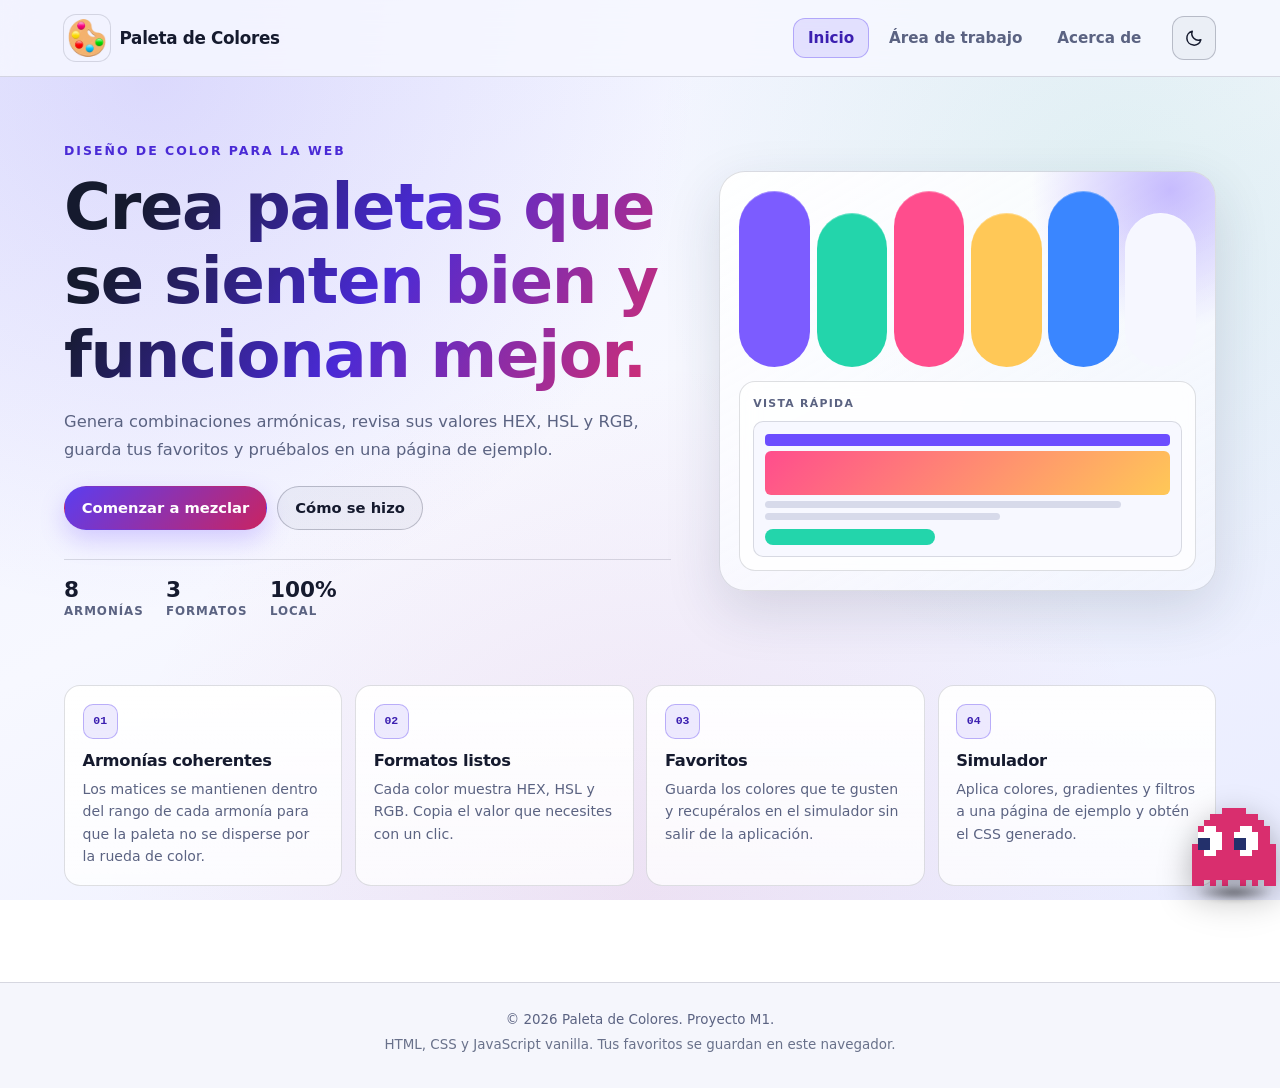
<file: index.html>
<!DOCTYPE html>
<html lang="es">
<head>
    <meta charset="UTF-8">
    <meta name="viewport" content="width=device-width, initial-scale=1">
    <meta name="description" content="Generador de paletas de colores, armonías y simulador de estilos para páginas web.">
    <meta name="theme-color" content="#080b16">
    <title>Paleta de Colores</title>
    <script>
        (function () {
            try {
                var stored = localStorage.getItem("tema");
                var theme = stored === "light" || stored === "dark"
                    ? stored
                    : (window.matchMedia && window.matchMedia("(prefers-color-scheme: light)").matches ? "light" : "dark");
                document.documentElement.setAttribute("data-theme", theme);
                var meta = document.querySelector('meta[name="theme-color"]');
                if (meta) {
                    meta.setAttribute("content", theme === "light" ? "#f7f8ff" : "#080b16");
                }
            } catch (error) {
                document.documentElement.setAttribute("data-theme", "dark");
            }
        })();
    </script>
    <link rel="icon" type="image/png" href="imagen/favicon.png">
    <link rel="stylesheet" href="css/app.css">
</head>
<body>
    <a class="skip-link" href="#app">Saltar al contenido</a>

    <header class="site-header">
        <div class="header-inner">
            <a class="brand" href="#/inicio" aria-label="Paleta de Colores, ir al inicio">
                <img src="imagen/paleta-color.png" alt="" width="48" height="48">
                <span class="brand-text">Paleta de Colores</span>
            </a>

            <nav class="main-nav" id="mainNav" aria-label="Navegación principal">
                <a href="#/inicio" data-nav="inicio">Inicio</a>
                <a href="#/espacio" data-nav="espacio">Área de trabajo</a>
                <a href="#/acerca" data-nav="acerca">Acerca de</a>
            </nav>

            <div class="header-tools">
                <button class="theme-toggle" id="themeToggle" type="button" aria-label="Cambiar tema" title="Cambiar tema">
                    <svg class="theme-icon theme-icon-sun" viewBox="0 0 24 24" aria-hidden="true">
                        <circle cx="12" cy="12" r="4"></circle>
                        <path d="M12 2v2M12 20v2M4.93 4.93l1.42 1.42M17.66 17.66l1.41 1.41M2 12h2M20 12h2M4.93 19.07l1.42-1.42M17.66 6.34l1.41-1.41"></path>
                    </svg>
                    <svg class="theme-icon theme-icon-moon" viewBox="0 0 24 24" aria-hidden="true">
                        <path d="M20.2 14.1A8 8 0 0 1 9.9 3.8 8.5 8.5 0 1 0 20.2 14.1Z"></path>
                    </svg>
                </button>

                <button class="menu-toggle" id="menuToggle" type="button" aria-expanded="false" aria-controls="mainNav" aria-label="Abrir menú">
                    <span></span>
                    <span></span>
                    <span></span>
                </button>
            </div>
        </div>
    </header>

    <main class="app-main" id="app" tabindex="-1"></main>

    <footer class="site-footer">
        <p>&copy; 2026 Paleta de Colores. Proyecto M1.</p>
        <p class="footer-note">HTML, CSS y JavaScript vanilla. Tus favoritos se guardan en este navegador.</p>
    </footer>

    <div class="ghost-mascot">
        <div class="ghost-bubble" id="feedback" role="status" aria-live="polite"></div>
        <div id="ghost" aria-hidden="true">
            <div id="ghost-scale">
                <div id="red">
                    <div id="pupil"></div>
                    <div id="pupil1"></div>
                    <div id="eye"></div>
                    <div id="eye1"></div>
                    <div id="top0"></div>
                    <div id="top1"></div>
                    <div id="top2"></div>
                    <div id="top3"></div>
                    <div id="top4"></div>
                    <div id="st0"></div>
                    <div id="st1"></div>
                    <div id="st2"></div>
                    <div id="st3"></div>
                    <div id="st4"></div>
                    <div id="st5"></div>
                    <div id="an1"></div>
                    <div id="an2"></div>
                    <div id="an3"></div>
                    <div id="an4"></div>
                    <div id="an5"></div>
                    <div id="an6"></div>
                    <div id="an7"></div>
                    <div id="an8"></div>
                    <div id="an9"></div>
                    <div id="an10"></div>
                    <div id="an11"></div>
                    <div id="an12"></div>
                    <div id="an13"></div>
                    <div id="an14"></div>
                    <div id="an15"></div>
                    <div id="an16"></div>
                    <div id="an17"></div>
                    <div id="an18"></div>
                </div>
                <div id="shadow"></div>
            </div>
        </div>
    </div>

    <template id="tpl-inicio">
        <section class="view view-inicio">
            <div class="hero">
                <div class="hero-copy">
                    <p class="eyebrow">Diseño de color para la web</p>
                    <h1>Crea paletas que se sienten bien y funcionan mejor.</h1>
                    <p class="hero-lead">
                        Genera combinaciones armónicas, revisa sus valores HEX, HSL y RGB,
                        guarda tus favoritos y pruébalos en una página de ejemplo.
                    </p>
                    <div class="hero-actions">
                        <a class="btn btn-primary" href="#/espacio">Comenzar a mezclar</a>
                        <a class="btn btn-ghost" href="#/acerca">Cómo se hizo</a>
                    </div>
                    <ul class="hero-stats" aria-label="Características principales">
                        <li><strong>8</strong><span>armonías</span></li>
                        <li><strong>3</strong><span>formatos</span></li>
                        <li><strong>100%</strong><span>local</span></li>
                    </ul>
                </div>

                <div class="hero-panel" aria-hidden="true">
                    <div class="swatch-stack">
                        <span style="--swatch:#7c5cff"></span>
                        <span style="--swatch:#23d5ab"></span>
                        <span style="--swatch:#ff4d8d"></span>
                        <span style="--swatch:#ffc857"></span>
                        <span style="--swatch:#3a86ff"></span>
                        <span style="--swatch:#f6f7ff"></span>
                    </div>
                    <div class="hero-card">
                        <span class="mini-label">Vista rápida</span>
                        <div class="mini-window">
                            <span class="mini-nav"></span>
                            <span class="mini-hero"></span>
                            <span class="mini-line"></span>
                            <span class="mini-line short"></span>
                            <span class="mini-button"></span>
                        </div>
                    </div>
                </div>
            </div>

            <div class="feature-grid">
                <article class="feature-card">
                    <span class="feature-badge">01</span>
                    <h2>Armonías coherentes</h2>
                    <p>Los matices se mantienen dentro del rango de cada armonía para que la paleta no se disperse por la rueda de color.</p>
                </article>
                <article class="feature-card">
                    <span class="feature-badge">02</span>
                    <h2>Formatos listos</h2>
                    <p>Cada color muestra HEX, HSL y RGB. Copia el valor que necesites con un clic.</p>
                </article>
                <article class="feature-card">
                    <span class="feature-badge">03</span>
                    <h2>Favoritos</h2>
                    <p>Guarda los colores que te gusten y recupéralos en el simulador sin salir de la aplicación.</p>
                </article>
                <article class="feature-card">
                    <span class="feature-badge">04</span>
                    <h2>Simulador</h2>
                    <p>Aplica colores, gradientes y filtros a una página de ejemplo y obtén el CSS generado.</p>
                </article>
            </div>
        </section>
    </template>

    <template id="tpl-espacio">
        <section class="view view-espacio">
            <header class="view-header">
                <p class="eyebrow">Espacio creativo</p>
                <h1>Área de trabajo</h1>
                <p>Mezcla colores, guarda tus favoritos y compruébalos en el simulador.</p>
            </header>

            <div class="tabs" role="tablist" aria-label="Herramientas del área de trabajo">
                <button class="tab is-active" id="tabPaleta" type="button" role="tab" aria-selected="true" aria-controls="panelPaleta" data-tab="paleta">Paleta</button>
                <button class="tab" id="tabSimulador" type="button" role="tab" aria-selected="false" aria-controls="panelSimulador" data-tab="simulador">Simulador</button>
            </div>

            <section class="tab-panel is-active" id="panelPaleta" role="tabpanel" aria-labelledby="tabPaleta" data-panel="paleta">
                <div class="panel palette-panel">
                    <div class="palette-controls">
                        <div class="field">
                            <label for="selectorTamaño">Tamaño</label>
                            <select id="selectorTamaño">
                                <option value="6">6 colores</option>
                                <option value="8">8 colores</option>
                                <option value="9">9 colores</option>
                            </select>
                        </div>
                        <div class="field">
                            <label for="selectorFormato">Formato</label>
                            <select id="selectorFormato">
                                <option value="hex">HEX</option>
                                <option value="hsl">HSL</option>
                                <option value="rgb">RGB</option>
                            </select>
                        </div>
                        <div class="field">
                            <label for="selectorArmonia">Armonía</label>
                            <select id="selectorArmonia">
                                <option value="aleatorio">Aleatorio</option>
                                <option value="complementario">Complementario</option>
                                <option value="complementario-dividido">Complementario dividido</option>
                                <option value="analogo">Análogo</option>
                                <option value="triadico">Triádico</option>
                                <option value="tetradico">Tetrádico</option>
                                <option value="cuadrado">Cuadrado</option>
                                <option value="monocromatico">Monocromático</option>
                            </select>
                        </div>
                    </div>

                    <p class="hint" id="harmonyHint">Matiz base aleatorio con una ventana limitada para que la paleta no se disperse.</p>

                    <div class="palette-actions">
                        <button class="btn btn-primary" id="botonGenerar" type="button">Generar paleta</button>
                        <button class="btn btn-secondary" id="botonGuardar" type="button">Guardar seleccionados</button>
                        <button class="btn btn-ghost" id="botonVerFavoritos" type="button">Favoritos</button>
                    </div>

                    <div class="results-head">
                        <h2 id="paletteTitle">Colores generados</h2>
                        <span class="badge" id="paletteCount">6 colores</span>
                    </div>

                    <div class="palette-grid" id="gridColores" aria-label="Paleta de colores generada"></div>
                </div>
            </section>

            <section class="tab-panel" id="panelSimulador" role="tabpanel" aria-labelledby="tabSimulador" data-panel="simulador" hidden>
                <div class="panel simulator-toolbar">
                    <div class="simulator-controls">
                        <div class="field">
                            <label for="tipoGeneracion">Tipo</label>
                            <select id="tipoGeneracion">
                                <option value="solid">Color sólido</option>
                                <option value="gradiente">Gradiente</option>
                                <option value="combinado">Combinado</option>
                            </select>
                        </div>
                        <div class="field" id="grupoGradiente" hidden>
                            <label for="tipoGradiente">Dirección</label>
                            <select id="tipoGradiente">
                                <option value="to right">Horizontal</option>
                                <option value="to bottom">Vertical</option>
                                <option value="to bottom right">Diagonal</option>
                                <option value="radial">Radial</option>
                            </select>
                        </div>
                        <div class="field">
                            <label for="seccionSeleccion">Sección</label>
                            <select id="seccionSeleccion">
                                <option value="navbar">Navbar</option>
                                <option value="aside">Aside</option>
                                <option value="content">Contenido</option>
                                <option value="footer">Footer</option>
                            </select>
                        </div>
                    </div>
                    <div class="simulator-actions">
                        <button class="btn btn-primary" id="btnAplicarColor" type="button">Aplicar color</button>
                        <button class="btn btn-secondary" id="btnVerCodigo" type="button">Ver código CSS</button>
                    </div>
                </div>

                <div class="simulator-grid">
                    <div class="panel">
                        <h2>Colores favoritos</h2>
                        <p class="hint">Selecciona uno o varios colores guardados desde la pestaña Paleta.</p>
                        <div class="favoritos-grid" id="favoritosGrid"></div>
                    </div>

                    <div class="panel">
                        <h2>Área de trabajo</h2>
                        <div class="canvas" id="canvas">
                            <p class="placeholder">Selecciona colores y genera CSS</p>
                        </div>
                        <div class="color-controls">
                            <div class="control-item">
                                <label for="contraste">Contraste: <span id="contrasteValue">100%</span></label>
                                <input type="range" id="contraste" min="0" max="200" value="100">
                            </div>
                            <div class="control-item">
                                <label for="luminosidad">Luminosidad: <span id="luminosidadValue">100%</span></label>
                                <input type="range" id="luminosidad" min="0" max="200" value="100">
                            </div>
                            <div class="control-item">
                                <label for="intensidad">Intensidad: <span id="intensidadValue">100%</span></label>
                                <input type="range" id="intensidad" min="0" max="200" value="100">
                            </div>
                            <div class="control-actions">
                                <button class="btn btn-primary" id="btnAplicarModificaciones" type="button">Aplicar modificaciones</button>
                                <button class="btn btn-ghost" id="btnReiniciar" type="button">Reiniciar filtros</button>
                            </div>
                        </div>
                    </div>
                </div>

                <div class="panel preview-panel">
                    <h2>Vista previa de página</h2>
                    <div class="pagina-preview" id="paginaPreview" inert>
                        <div class="navegador-previo" aria-hidden="true">
                            <span class="punto-previo"></span>
                            <span class="punto-previo"></span>
                            <span class="punto-previo"></span>
                            <span class="url-previa">www.misitioweb.com</span>
                        </div>
                        <nav class="barra-navegacion-previa">
                            <div class="marca-previa">
                                <span class="logo-previo"></span>
                                <h1>Mi Sitio Web</h1>
                            </div>
                            <ul class="enlaces-navegacion-previos">
                                <li>Inicio</li>
                                <li>Servicios</li>
                                <li>Portafolio</li>
                                <li>Contacto</li>
                            </ul>
                            <span class="pv-btn pv-btn-outline">Iniciar sesión</span>
                        </nav>
                        <div class="principal-previo">
                            <aside class="barra-lateral-previa">
                                <h3>Categorías</h3>
                                <ul>
                                    <li class="is-active">Panel principal</li>
                                    <li>Proyectos</li>
                                    <li>Mensajes</li>
                                    <li>Configuración</li>
                                </ul>
                                <div class="aviso-lateral-previo">
                                    <strong>Plan Pro</strong>
                                    <p>Desbloquea todas las funciones de tu sitio.</p>
                                </div>
                            </aside>
                            <div class="contenido-previo">
                                <span class="etiqueta-previa">Nuevo lanzamiento</span>
                                <h2>Bienvenido a mi página</h2>
                                <p>Este es un ejemplo de cómo se vería tu página con los colores seleccionados distribuidos en diferentes secciones.</p>
                                <div class="acciones-previas">
                                    <span class="pv-btn pv-btn-solid">Comenzar ahora</span>
                                    <span class="pv-btn pv-btn-outline">Saber más</span>
                                </div>
                                <div class="tarjetas-previas">
                                    <article class="tarjeta-previa">
                                        <span class="icono-previo"></span>
                                        <h4>Diseño</h4>
                                        <p>Interfaces claras y atractivas.</p>
                                    </article>
                                    <article class="tarjeta-previa">
                                        <span class="icono-previo"></span>
                                        <h4>Desarrollo</h4>
                                        <p>Sitios rápidos y adaptables.</p>
                                    </article>
                                    <article class="tarjeta-previa">
                                        <span class="icono-previo"></span>
                                        <h4>Soporte</h4>
                                        <p>Acompañamiento en cada paso.</p>
                                    </article>
                                </div>
                            </div>
                        </div>
                        <footer class="pie-pagina-previo">
                            <div class="pie-columnas-previas">
                                <div>
                                    <strong>Mi Sitio Web</strong>
                                    <p>Creando experiencias digitales.</p>
                                </div>
                                <ul>
                                    <li>Privacidad</li>
                                    <li>Términos</li>
                                    <li>Ayuda</li>
                                </ul>
                            </div>
                            <p class="pie-copy-previo">&copy; 2026 Mi Sitio Web. Todos los derechos reservados.</p>
                        </footer>
                    </div>
                </div>
            </section>

            <div class="modal" id="modalCSS" role="dialog" aria-modal="true" aria-labelledby="modalCSSLabel" aria-hidden="true">
                <div class="modal-content">
                    <div class="modal-header">
                        <h3 id="modalCSSLabel">Código CSS</h3>
                        <button class="modal-close" id="modalClose" type="button" aria-label="Cerrar">&times;</button>
                    </div>
                    <div class="modal-body">
                        <pre><code id="codigoCSS"></code></pre>
                    </div>
                    <div class="modal-footer">
                        <button class="btn btn-primary" id="btnCopiarCSS" type="button">Copiar CSS</button>
                    </div>
                </div>
            </div>
        </section>
    </template>

    <template id="tpl-acerca">
        <section class="view view-acerca">
            <header class="view-header">
                <p class="eyebrow">Detrás de la plataforma</p>
                <h1>Acerca de</h1>
                <p>Cómo se construyó esta herramienta para crear y probar paletas de colores.</p>
            </header>

            <div class="about-grid">
                <article class="panel about-card">
                    <span class="feature-badge">01</span>
                    <h2>Qué hace la plataforma</h2>
                    <p>Permite generar paletas con distintas armonías, revisar cada color en HEX, HSL y RGB, guardar favoritos y simular cómo se verían en una página web.</p>
                    <p>Todo funciona en el navegador y los favoritos se conservan en <code>localStorage</code>.</p>
                </article>

                <article class="panel about-card">
                    <span class="feature-badge">02</span>
                    <h2>Cómo se construyó</h2>
                    <ul class="tech-list">
                        <li><strong>HTML5</strong> semántico y accesible.</li>
                        <li><strong>CSS3</strong> modular, mobile-first y con variables de diseño.</li>
                        <li><strong>JavaScript vanilla</strong> organizado en módulos.</li>
                        <li><strong>LocalStorage</strong> para los colores favoritos.</li>
                    </ul>
                </article>

                <article class="panel about-card">
                    <span class="feature-badge">03</span>
                    <h2>Armonías de color</h2>
                    <p>El generador parte de un matiz base y aplica desplazamientos controlados en la rueda de color:</p>
                    <ul class="tech-list">
                        <li>Complementario: 0° y 180°.</li>
                        <li>Complementario dividido: 0°, 150° y 210°.</li>
                        <li>Análogo: ventana de 60° alrededor del color base.</li>
                        <li>Triádico: 0°, 120° y 240°.</li>
                        <li>Tetrádico: 0°, 60°, 180° y 240°.</li>
                        <li>Cuadrado: 0°, 90°, 180° y 270°.</li>
                        <li>Monocromático: un solo matiz con variaciones de luz.</li>
                    </ul>
                </article>

                <article class="panel about-card">
                    <span class="feature-badge">04</span>
                    <h2>Arquitectura SPA</h2>
                    <p>La aplicación usa un único <code>index.html</code> y un enrutador por hash. Las vistas Inicio, Área de trabajo y Acerca de se cargan sin recargar la página.</p>
                    <p>El simulador reutiliza los colores favoritos y genera el CSS listo para copiar.</p>
                </article>
            </div>

            <div class="panel about-note">
                <h2>Cómo usar la plataforma</h2>
                <ol class="steps-list">
                    <li>Entra en Área de trabajo y elige tamaño, formato y armonía.</li>
                    <li>Genera la paleta y copia los valores que necesites.</li>
                    <li>Marca tus colores favoritos y guárdalos.</li>
                    <li>Abre la pestaña Simulador, selecciona colores y aplica estilos.</li>
                    <li>Revisa el CSS generado y cópialo para tu proyecto.</li>
                </ol>
                <a class="btn btn-primary" href="#/espacio">Ir al área de trabajo</a>
            </div>
        </section>
    </template>

    <script src="js/color.js" defer></script>
    <script src="js/store.js" defer></script>
    <script src="js/ui.js" defer></script>
    <script src="js/theme.js" defer></script>
    <script src="js/palette.js" defer></script>
    <script src="js/simulator.js" defer></script>
    <script src="js/router.js" defer></script>
</body>
</html>
</file>
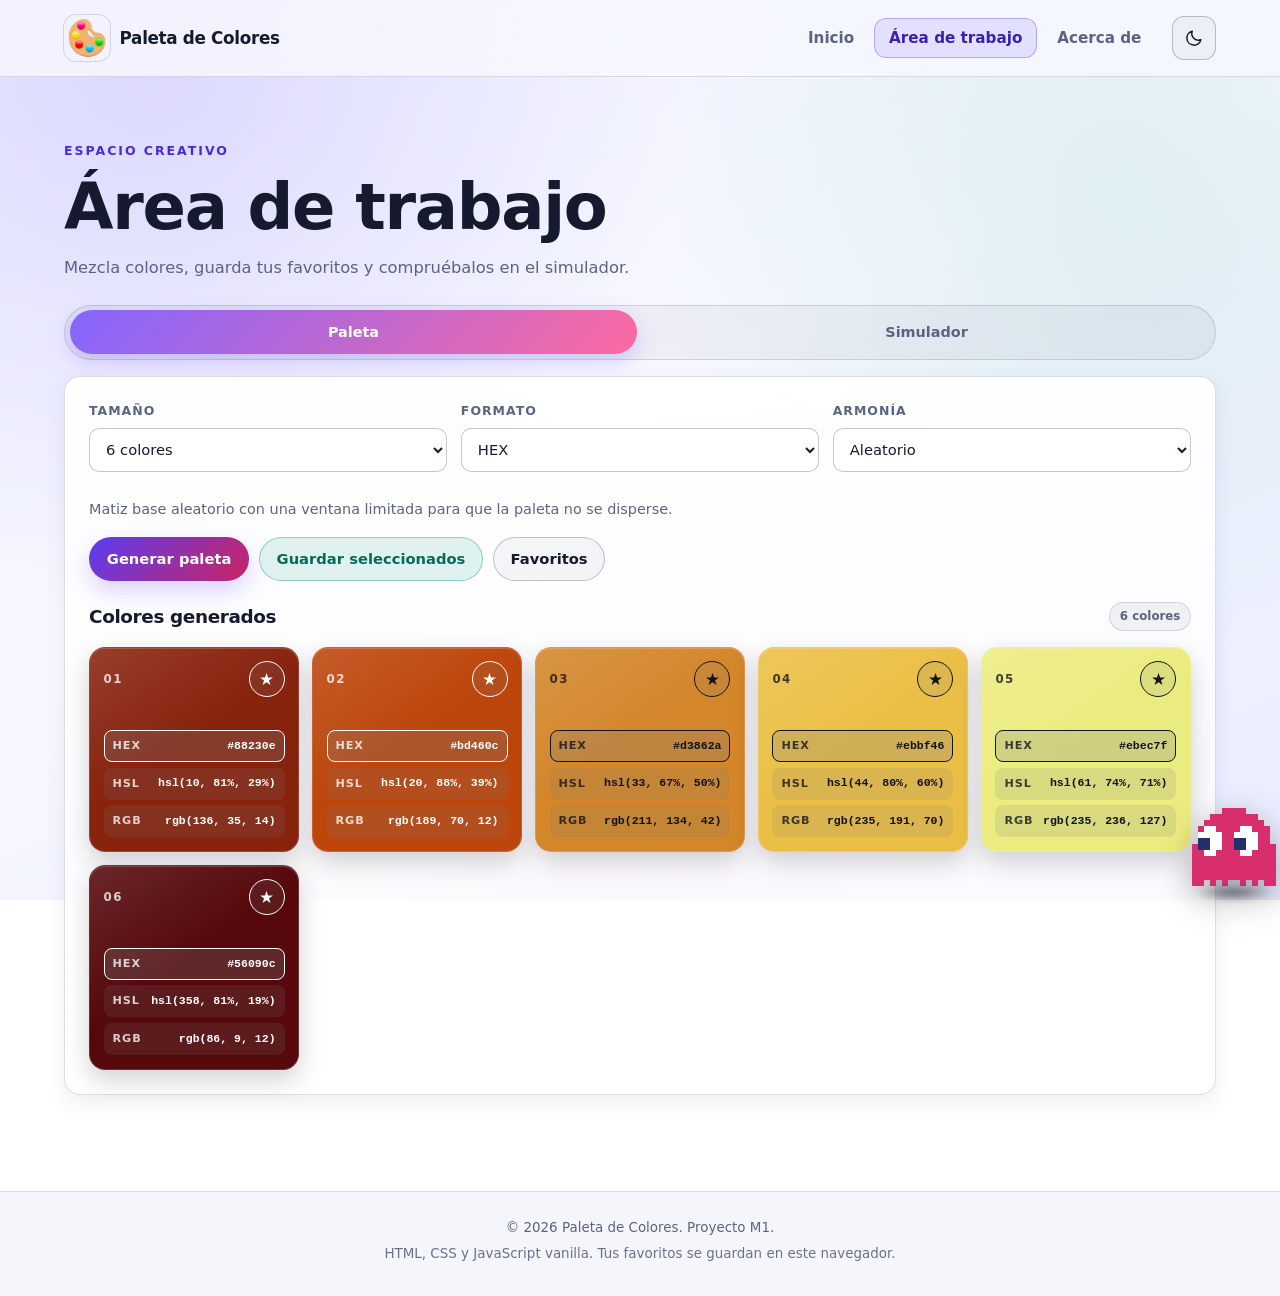
<file: paleta.html>
<!DOCTYPE html>
<html lang="es">
<head>
    <meta charset="UTF-8">
    <meta name="viewport" content="width=device-width, initial-scale=1">
    <meta http-equiv="refresh" content="0; url=index.html#/espacio">
    <title>Redirigiendo al área de trabajo</title>
    <script>
        window.location.replace("index.html#/espacio");
    </script>
</head>
<body>
    <p>Redirigiendo al <a href="index.html#/espacio">Área de trabajo</a>...</p>
</body>
</html>
</file>
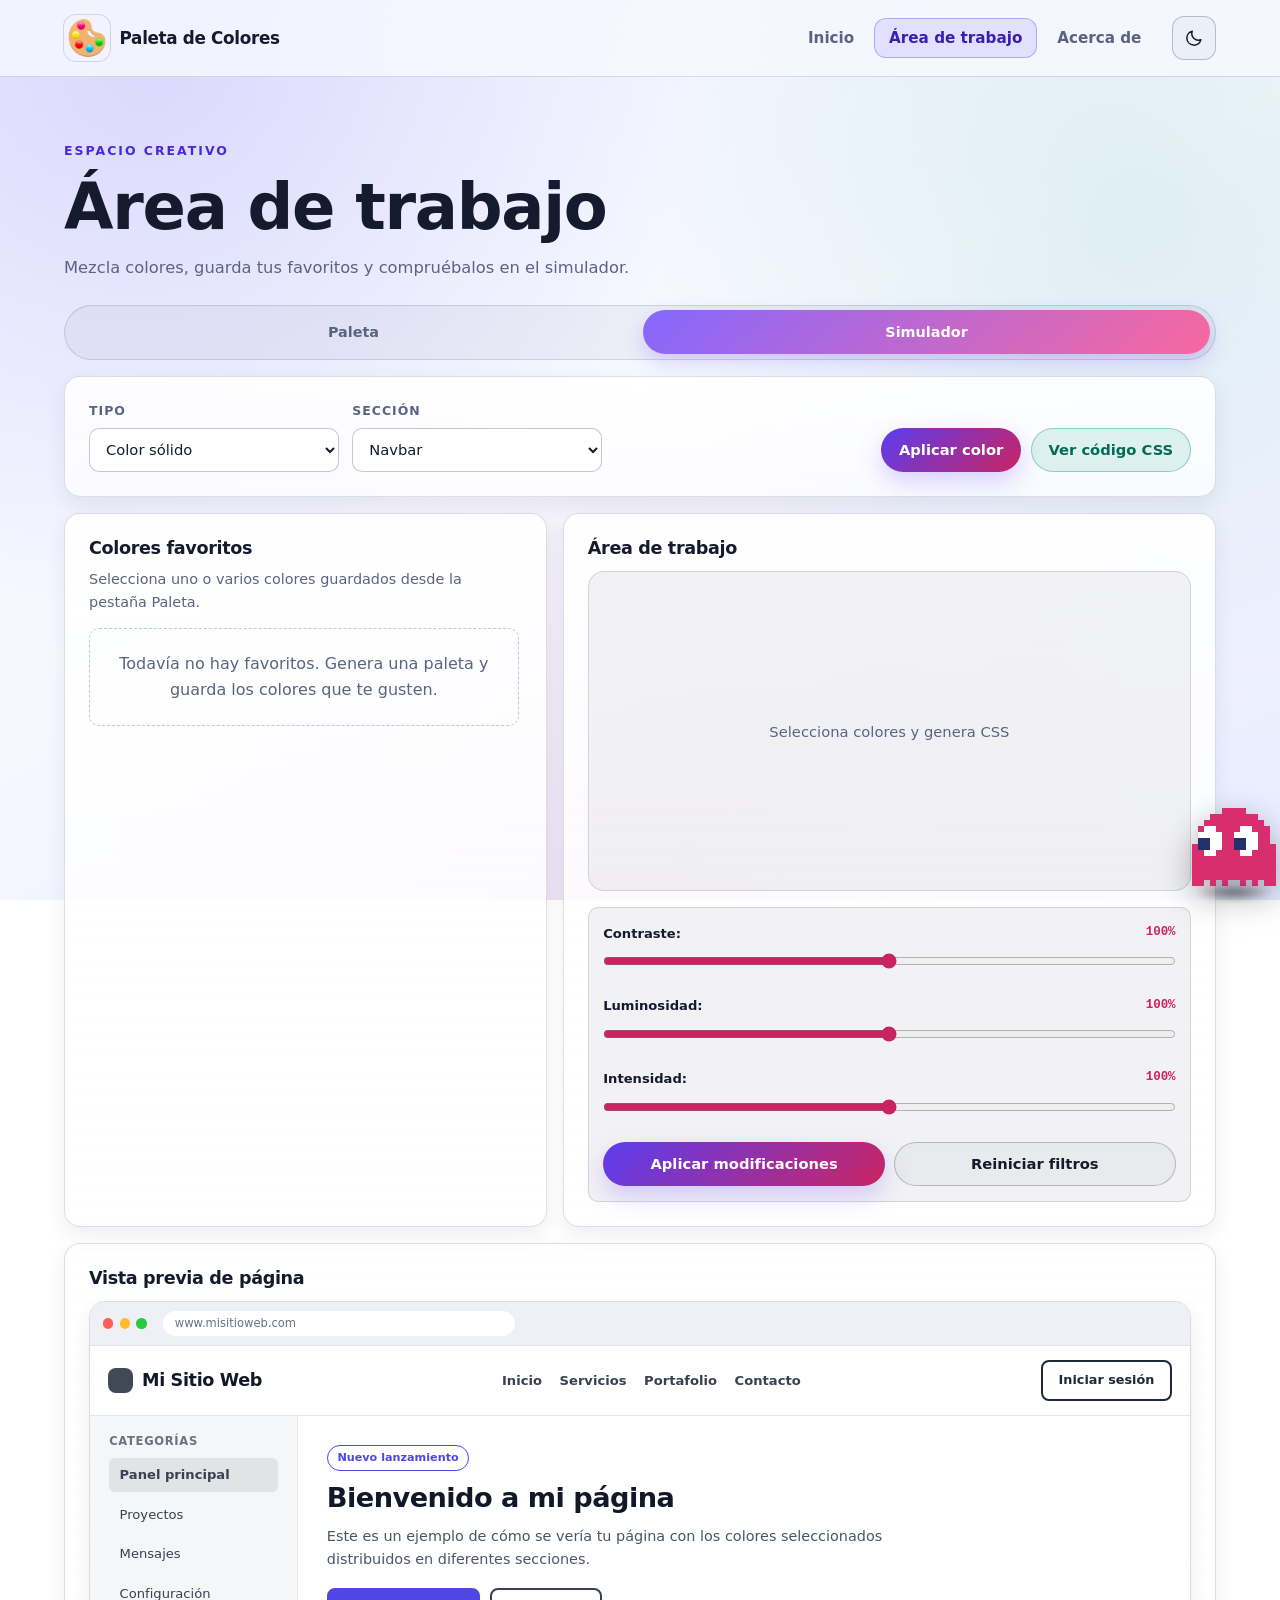
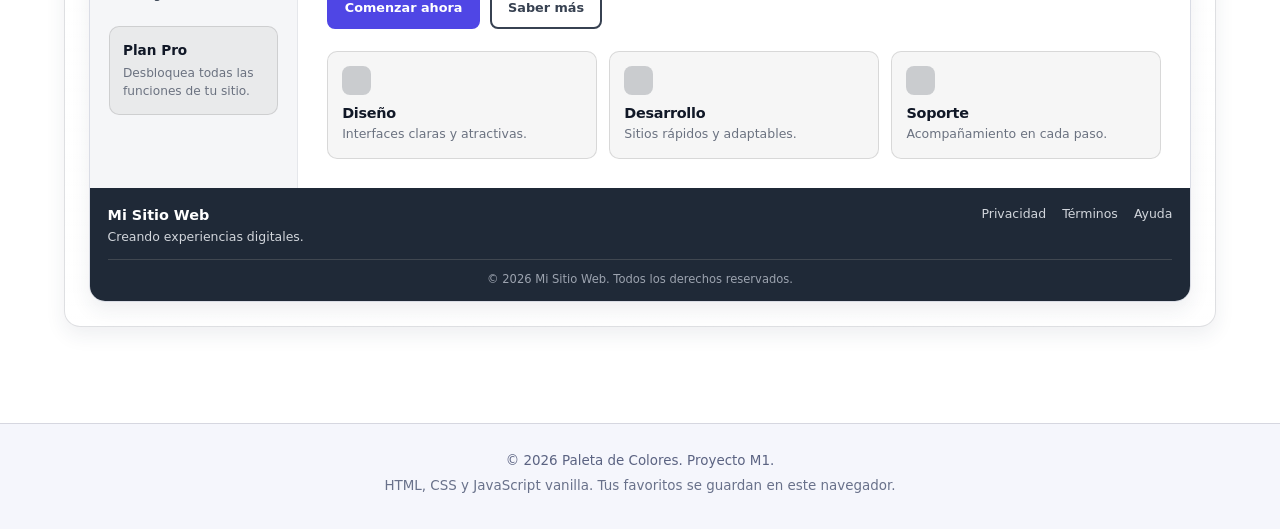
<file: simulador.html>
<!DOCTYPE html>
<html lang="es">
<head>
    <meta charset="UTF-8">
    <meta name="viewport" content="width=device-width, initial-scale=1">
    <meta http-equiv="refresh" content="0; url=index.html#/espacio/simulador">
    <title>Redirigiendo al simulador</title>
    <script>
        window.location.replace("index.html#/espacio/simulador");
    </script>
</head>
<body>
    <p>Redirigiendo al <a href="index.html#/espacio/simulador">Simulador</a>...</p>
</body>
</html>
</file>
<file: css/app.css>
@import url("base/variables.css");
@import url("base/reset.css");
@import url("base/typography.css");
@import url("layout.css");
@import url("componentes/navegacion.css");
@import url("componentes/mascota.css");
@import url("componentes/paleta.css");
@import url("vistas/inicio.css");
@import url("vistas/espacio.css");
@import url("vistas/acerca.css");
</file>
